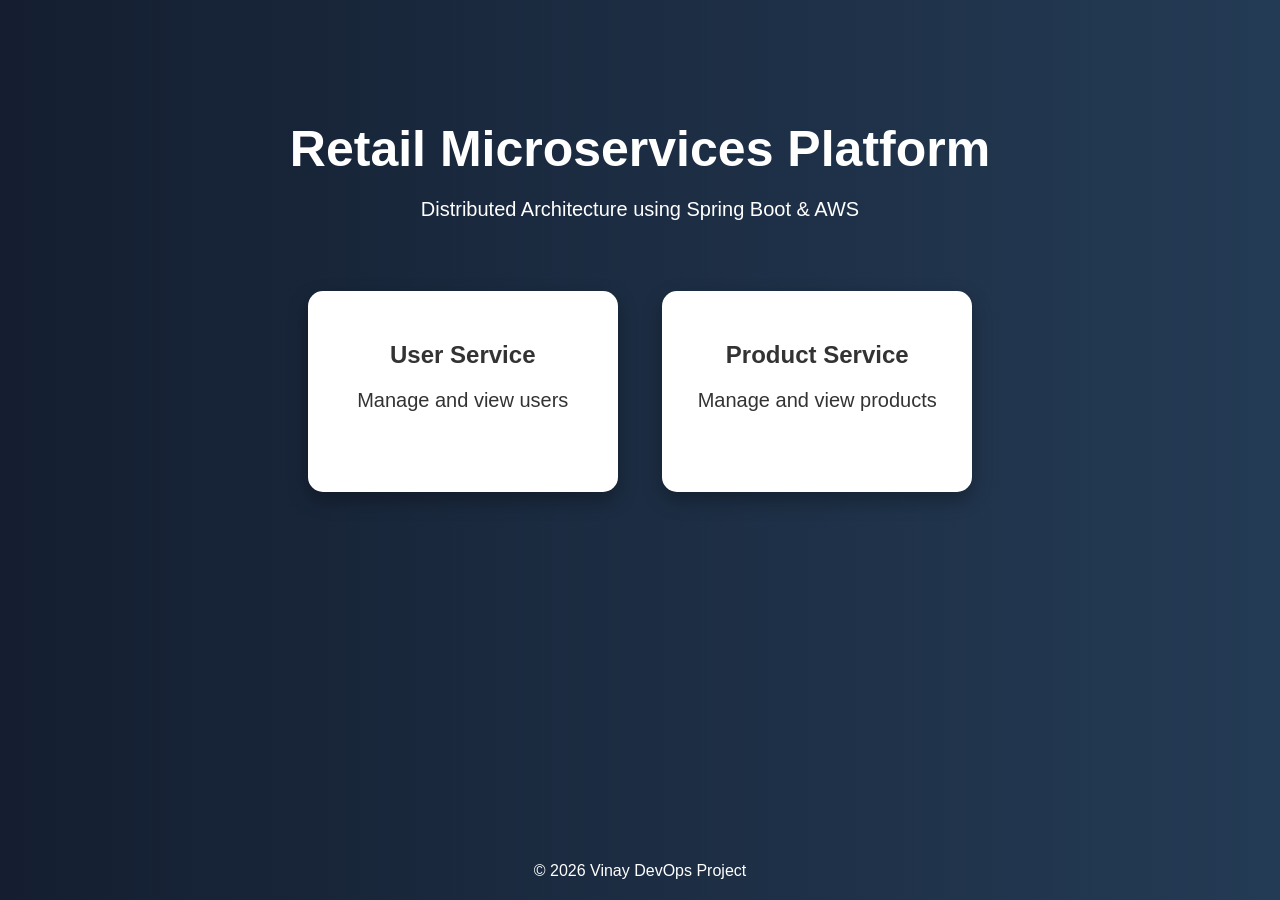
<file: Microservices_App/index.html>
<!DOCTYPE html>
<html>
<head>
    <title>Retail Microservices Platform</title>
    <style>
        body {
            margin: 0;
            font-family: 'Segoe UI', sans-serif;
            background: linear-gradient(to right, #141e30, #243b55);
            color: white;
            text-align: center;
        }

        .container {
            margin-top: 120px;
        }

        h1 {
            font-size: 50px;
            margin-bottom: 20px;
        }

        p {
            font-size: 20px;
            margin-bottom: 50px;
        }

        .card {
            display: inline-block;
            background: white;
            color: #333;
            padding: 30px;
            margin: 20px;
            width: 250px;
            border-radius: 15px;
            text-decoration: none;
            transition: 0.3s;
            box-shadow: 0px 8px 20px rgba(0,0,0,0.3);
        }

        .card:hover {
            transform: translateY(-10px);
            box-shadow: 0px 15px 30px rgba(0,0,0,0.5);
        }

        .card h2 {
            margin-bottom: 15px;
        }

        footer {
            position: fixed;
            bottom: 20px;
            width: 100%;
        }
    </style>
</head>

<body>

<div class="container">
    <h1>Retail Microservices Platform</h1>
    <p>Distributed Architecture using Spring Boot & AWS</p>

    <a href="/users" class="card">
        <h2>User Service</h2>
        <p>Manage and view users</p>
    </a>

    <a href="/products" class="card">
        <h2>Product Service</h2>
        <p>Manage and view products</p>
    </a>
</div>

<footer>
    © 2026 Vinay DevOps Project
</footer>

</body>
</html>

<!-- create this in instance in ubuntu
 use nginx
 update:
 sudo nano /var/www/html/index.html
 with this file and restart nginx
.
  -->
</file>
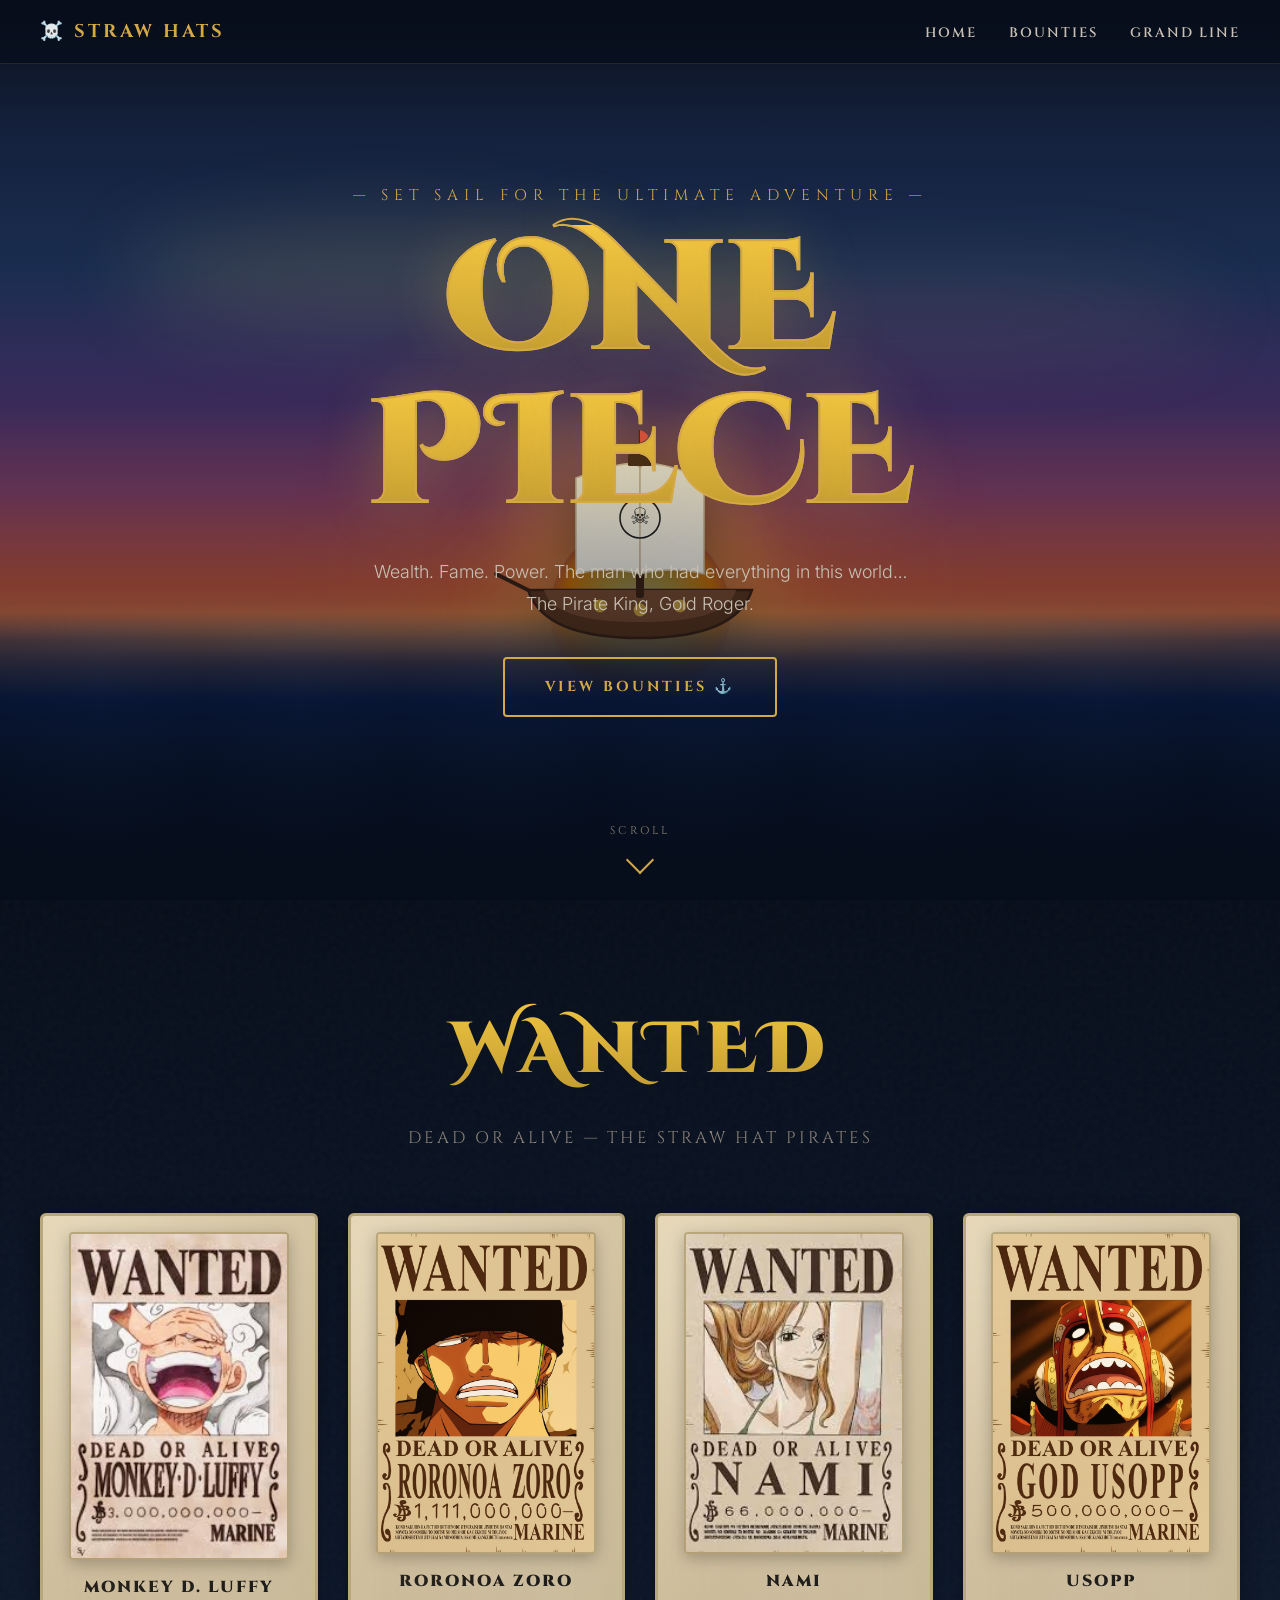
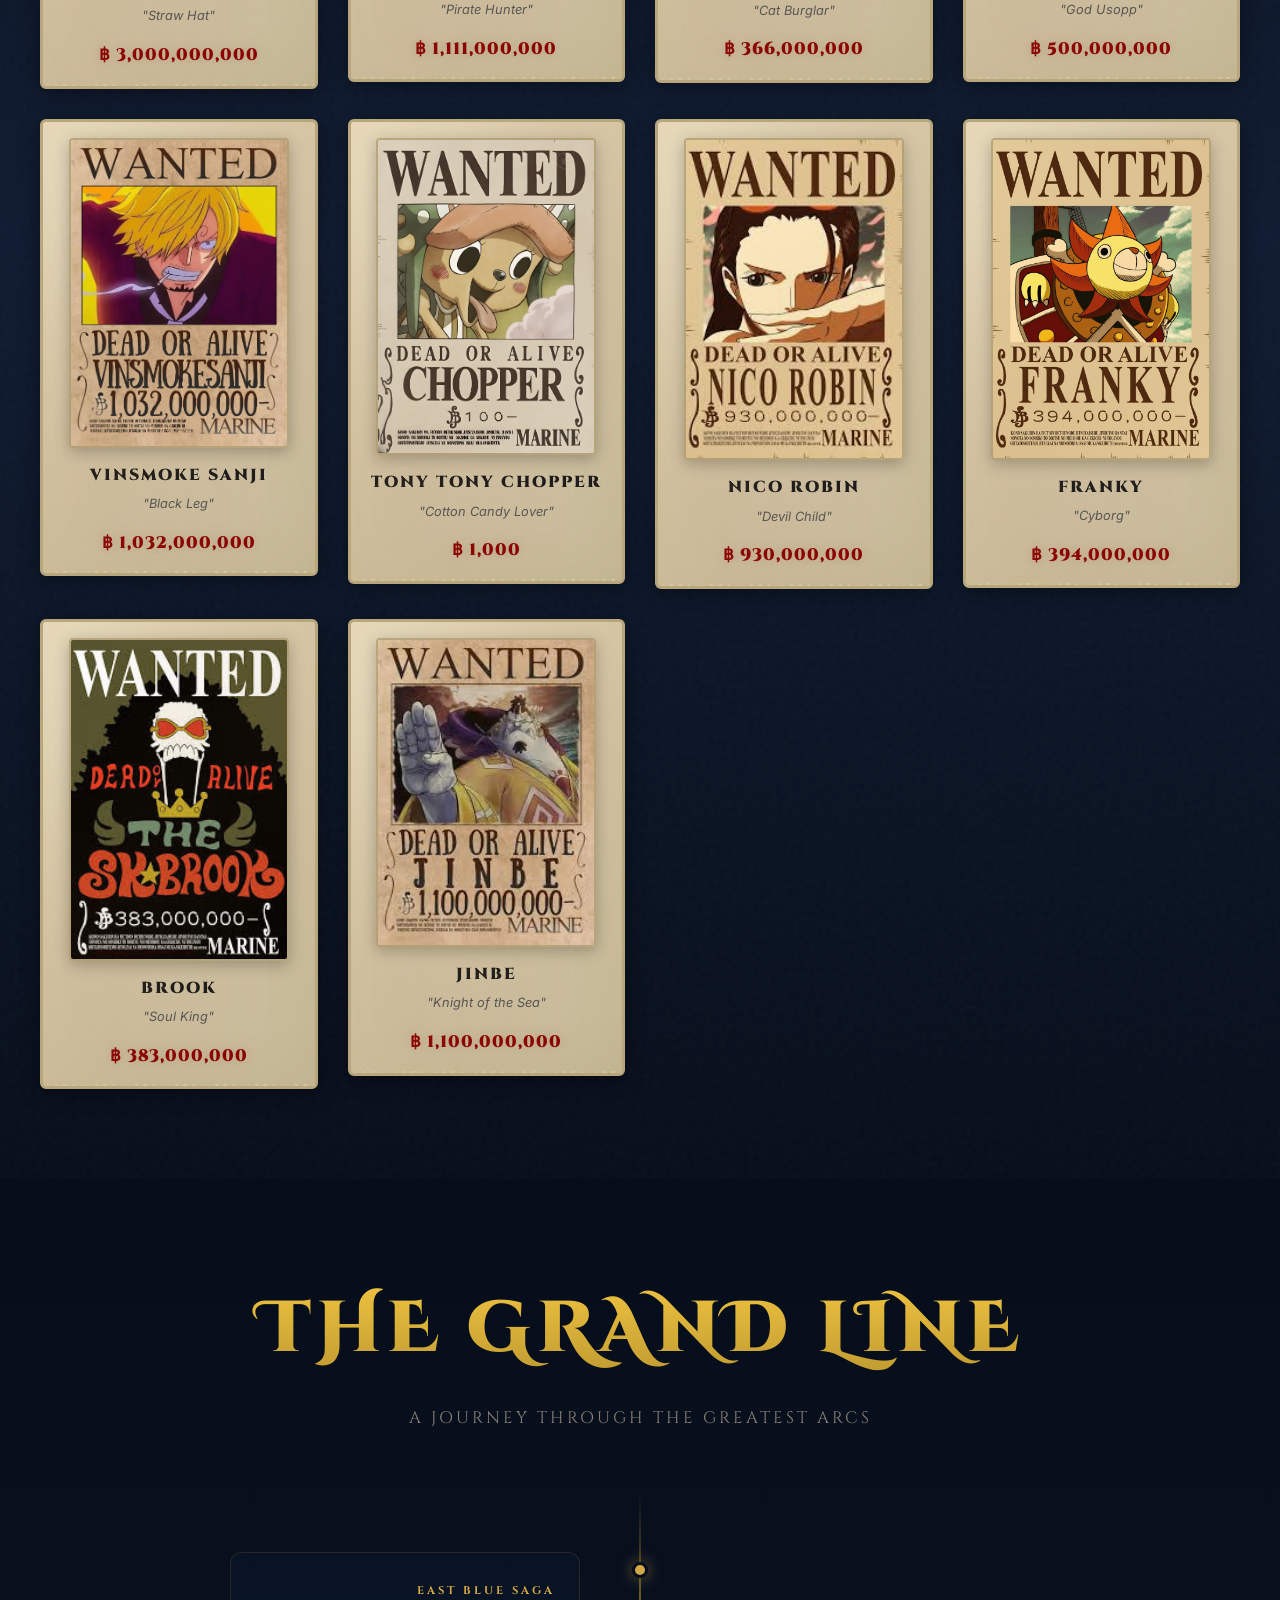
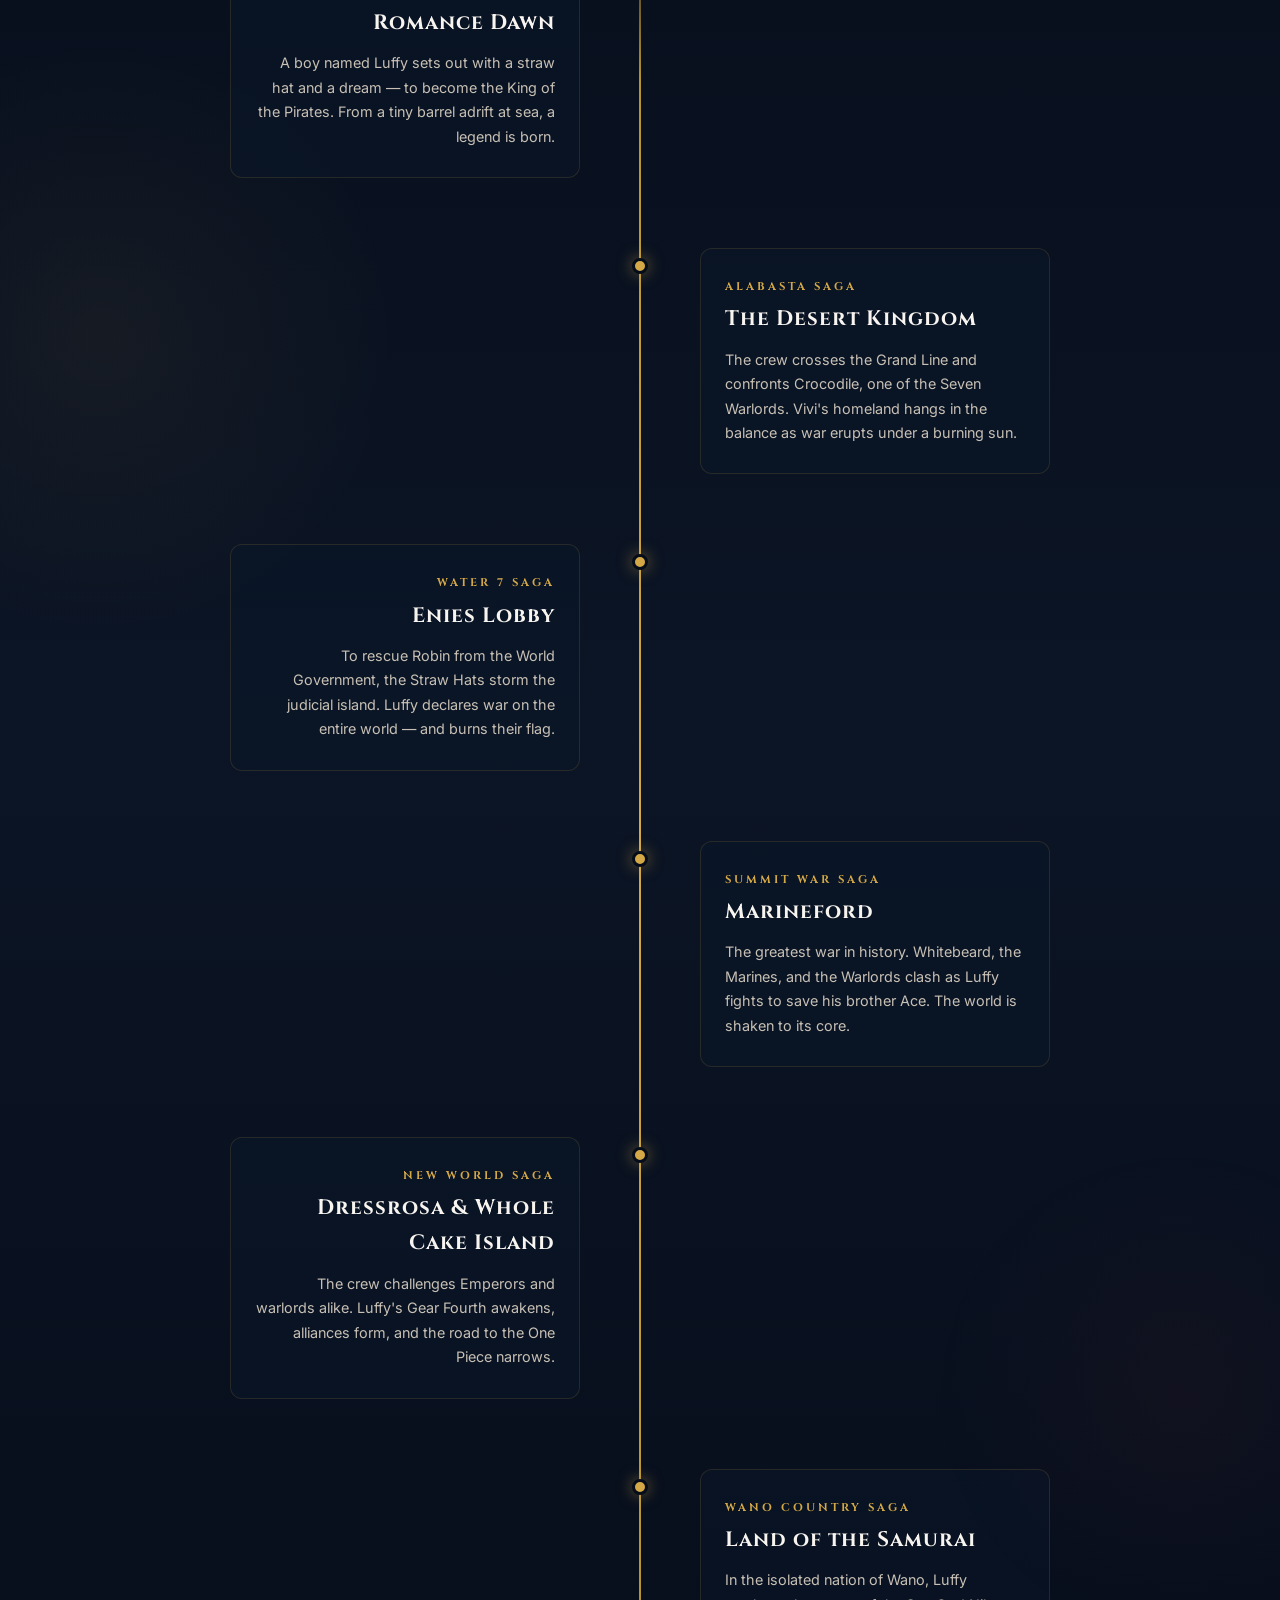
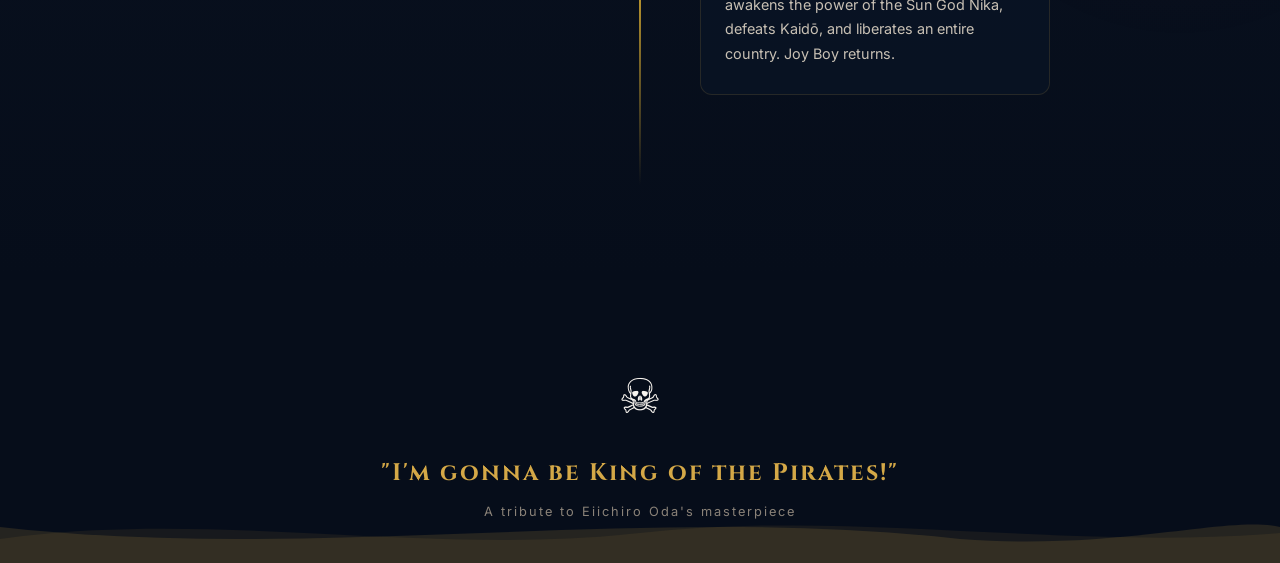
<file: one-piece-journey/index.html>
<!DOCTYPE html>
<html lang="en">

<head>
  <meta charset="UTF-8" />
  <meta name="viewport" content="width=device-width, initial-scale=1.0" />
  <title>One Piece — The Grand Journey</title>
  <meta name="description"
    content="Set sail on an epic animated journey through the world of One Piece. Explore the Straw Hat crew's bounties and relive the Grand Line's greatest arcs." />
  <link rel="preconnect" href="https://fonts.googleapis.com" />
  <link rel="preconnect" href="https://fonts.gstatic.com" crossorigin />
  <link
    href="https://fonts.googleapis.com/css2?family=Cinzel+Decorative:wght@400;700;900&family=Cinzel:wght@400;700;900&family=Inter:wght@300;400;500;600;700&display=swap"
    rel="stylesheet" />
  <link rel="stylesheet" href="style.css" />
</head>

<body>

  <!-- ========== NAVIGATION ========== -->
  <nav id="main-nav" class="glass-nav">
    <div class="nav-brand">☠️ STRAW HATS</div>
    <ul class="nav-links">
      <li><a href="#hero">Home</a></li>
      <li><a href="#bounty-board">Bounties</a></li>
      <li><a href="#grand-line">Grand Line</a></li>
    </ul>
  </nav>

  <!-- ========== HERO SECTION ========== -->
  <section id="hero" class="hero">
    <div class="hero-bg-layers" id="hero-parallax">
      <!-- CSS gradient ocean + sky -->
      <div class="hero-layer hero-sky"></div>
      <div class="hero-layer hero-sun"></div>
      <div class="hero-layer hero-clouds" data-speed="0.02"></div>
      <div class="hero-layer hero-ocean" data-speed="0.04"></div>
      <div class="hero-layer hero-ship" data-speed="0.06">
        <!-- SVG Pirate Ship -->
        <svg class="ship-svg" viewBox="0 0 400 320" fill="none" xmlns="http://www.w3.org/2000/svg">
          <!-- Hull -->
          <path d="M60 220 Q80 280 200 280 Q320 280 340 220 Z" fill="#5c3317" stroke="#3b1f0e" stroke-width="3" />
          <path d="M80 220 Q90 260 200 260 Q310 260 320 220 Z" fill="#7a4a2a" />
          <!-- Mast -->
          <rect x="195" y="60" width="10" height="170" fill="#3b1f0e" rx="3" />
          <!-- Sail -->
          <path d="M120 80 Q200 50 200 70 L200 200 Q160 190 120 200 Z" fill="#f5f0e1" stroke="#c9b896"
            stroke-width="2" />
          <path d="M200 70 Q200 50 280 80 L280 200 Q240 190 200 200 Z" fill="#f5f0e1" stroke="#c9b896"
            stroke-width="2" />
          <!-- Jolly Roger on sail -->
          <circle cx="200" cy="130" r="25" fill="none" stroke="#1a1a1a" stroke-width="2" />
          <text x="200" y="137" text-anchor="middle" font-size="28" fill="#1a1a1a">☠</text>
          <!-- Crow's nest -->
          <rect x="185" y="50" width="30" height="15" fill="#3b1f0e" rx="2" />
          <!-- Flag -->
          <line x1="200" y1="50" x2="200" y2="20" stroke="#3b1f0e" stroke-width="3" />
          <path d="M200 20 Q220 28 200 36 Q220 44 200 50" fill="#e74c3c" />
          <!-- Bowsprit -->
          <line x1="60" y1="220" x2="20" y2="200" stroke="#3b1f0e" stroke-width="5" stroke-linecap="round" />
          <!-- Windows -->
          <circle cx="150" cy="240" r="8" fill="#f5c842" opacity="0.7" />
          <circle cx="200" cy="245" r="8" fill="#f5c842" opacity="0.7" />
          <circle cx="250" cy="240" r="8" fill="#f5c842" opacity="0.7" />
        </svg>
      </div>
      <div class="hero-layer hero-mist"></div>
      <!-- Floating particles -->
      <div class="hero-particles" id="hero-particles"></div>
    </div>

    <div class="hero-content">
      <p class="hero-tagline animate-on-scroll">— Set Sail for the Ultimate Adventure —</p>
      <h1 class="hero-title">
        <span class="title-line animate-on-scroll" data-delay="200">ONE</span>
        <span class="title-line animate-on-scroll" data-delay="400">PIECE</span>
      </h1>
      <p class="hero-subtitle animate-on-scroll" data-delay="600">Wealth. Fame. Power. The man who had everything in
        this world…<br />The Pirate King, Gold Roger.</p>
      <a href="#bounty-board" class="hero-cta animate-on-scroll" data-delay="800">View Bounties ⚓</a>
    </div>

    <div class="scroll-indicator">
      <span>Scroll</span>
      <div class="scroll-arrow"></div>
    </div>
  </section>

  <!-- ========== BOUNTY BOARD ========== -->
  <section id="bounty-board" class="bounty-section">
    <div class="section-header animate-on-scroll">
      <h2 class="section-title">WANTED</h2>
      <p class="section-subtitle">Dead or Alive — The Straw Hat Pirates</p>
    </div>

    <div class="bounty-grid">
      <div class="bounty-card animate-on-scroll" data-delay="0">
        <div class="card-inner">
          <div class="card-avatar">
            <img class="avatar-img" src="characters/luffy.png" alt="Monkey D. Luffy" />
          </div>
          <div class="card-name">MONKEY D. LUFFY</div>
          <div class="card-epithet">"Straw Hat"</div>
          <div class="card-bounty">฿ 3,000,000,000</div>
        </div>
      </div>

      <div class="bounty-card animate-on-scroll" data-delay="80">
        <div class="card-inner">
          <div class="card-avatar">
            <img class="avatar-img" src="characters/zoro.png" alt="Roronoa Zoro" />
          </div>
          <div class="card-name">RORONOA ZORO</div>
          <div class="card-epithet">"Pirate Hunter"</div>
          <div class="card-bounty">฿ 1,111,000,000</div>
        </div>
      </div>

      <div class="bounty-card animate-on-scroll" data-delay="160">
        <div class="card-inner">
          <div class="card-avatar">
            <img class="avatar-img" src="characters/nami.png" alt="Nami" />
          </div>
          <div class="card-name">NAMI</div>
          <div class="card-epithet">"Cat Burglar"</div>
          <div class="card-bounty">฿ 366,000,000</div>
        </div>
      </div>

      <div class="bounty-card animate-on-scroll" data-delay="240">
        <div class="card-inner">
          <div class="card-avatar">
            <img class="avatar-img" src="characters/usopp.png" alt="Usopp" />
          </div>
          <div class="card-name">USOPP</div>
          <div class="card-epithet">"God Usopp"</div>
          <div class="card-bounty">฿ 500,000,000</div>
        </div>
      </div>

      <div class="bounty-card animate-on-scroll" data-delay="320">
        <div class="card-inner">
          <div class="card-avatar">
            <img class="avatar-img" src="characters/sanji.png" alt="Vinsmoke Sanji" />
          </div>
          <div class="card-name">VINSMOKE SANJI</div>
          <div class="card-epithet">"Black Leg"</div>
          <div class="card-bounty">฿ 1,032,000,000</div>
        </div>
      </div>

      <div class="bounty-card animate-on-scroll" data-delay="400">
        <div class="card-inner">
          <div class="card-avatar">
            <img class="avatar-img" src="characters/chopper.png" alt="Tony Tony Chopper" />
          </div>
          <div class="card-name">TONY TONY CHOPPER</div>
          <div class="card-epithet">"Cotton Candy Lover"</div>
          <div class="card-bounty">฿ 1,000</div>
        </div>
      </div>

      <div class="bounty-card animate-on-scroll" data-delay="480">
        <div class="card-inner">
          <div class="card-avatar">
            <img class="avatar-img" src="characters/robin.png" alt="Nico Robin" />
          </div>
          <div class="card-name">NICO ROBIN</div>
          <div class="card-epithet">"Devil Child"</div>
          <div class="card-bounty">฿ 930,000,000</div>
        </div>
      </div>

      <div class="bounty-card animate-on-scroll" data-delay="560">
        <div class="card-inner">
          <div class="card-avatar">
            <img class="avatar-img" src="characters/franky.png" alt="Franky" />
          </div>
          <div class="card-name">FRANKY</div>
          <div class="card-epithet">"Cyborg"</div>
          <div class="card-bounty">฿ 394,000,000</div>
        </div>
      </div>

      <div class="bounty-card animate-on-scroll" data-delay="640">
        <div class="card-inner">
          <div class="card-avatar">
            <img class="avatar-img" src="characters/brook.png" alt="Brook" />
          </div>
          <div class="card-name">BROOK</div>
          <div class="card-epithet">"Soul King"</div>
          <div class="card-bounty">฿ 383,000,000</div>
        </div>
      </div>

      <div class="bounty-card animate-on-scroll" data-delay="720">
        <div class="card-inner">
          <div class="card-avatar">
            <img class="avatar-img" src="characters/jinbe.png" alt="Jinbe" />
          </div>
          <div class="card-name">JINBE</div>
          <div class="card-epithet">"Knight of the Sea"</div>
          <div class="card-bounty">฿ 1,100,000,000</div>
        </div>
      </div>
    </div>
  </section>

  <!-- ========== THE GRAND LINE ========== -->
  <section id="grand-line" class="grandline-section">
    <div class="section-header animate-on-scroll">
      <h2 class="section-title">THE GRAND LINE</h2>
      <p class="section-subtitle">A Journey Through the Greatest Arcs</p>
    </div>

    <div class="timeline">
      <div class="timeline-line"></div>

      <div class="timeline-item left animate-on-scroll">
        <div class="timeline-dot"></div>
        <div class="timeline-card glass-card">
          <span class="timeline-saga">East Blue Saga</span>
          <h3>Romance Dawn</h3>
          <p>A boy named Luffy sets out with a straw hat and a dream — to become the King of the Pirates. From a tiny
            barrel adrift at sea, a legend is born.</p>
        </div>
      </div>

      <div class="timeline-item right animate-on-scroll">
        <div class="timeline-dot"></div>
        <div class="timeline-card glass-card">
          <span class="timeline-saga">Alabasta Saga</span>
          <h3>The Desert Kingdom</h3>
          <p>The crew crosses the Grand Line and confronts Crocodile, one of the Seven Warlords. Vivi's homeland hangs
            in the balance as war erupts under a burning sun.</p>
        </div>
      </div>

      <div class="timeline-item left animate-on-scroll">
        <div class="timeline-dot"></div>
        <div class="timeline-card glass-card">
          <span class="timeline-saga">Water 7 Saga</span>
          <h3>Enies Lobby</h3>
          <p>To rescue Robin from the World Government, the Straw Hats storm the judicial island. Luffy declares war on
            the entire world — and burns their flag.</p>
        </div>
      </div>

      <div class="timeline-item right animate-on-scroll">
        <div class="timeline-dot"></div>
        <div class="timeline-card glass-card">
          <span class="timeline-saga">Summit War Saga</span>
          <h3>Marineford</h3>
          <p>The greatest war in history. Whitebeard, the Marines, and the Warlords clash as Luffy fights to save his
            brother Ace. The world is shaken to its core.</p>
        </div>
      </div>

      <div class="timeline-item left animate-on-scroll">
        <div class="timeline-dot"></div>
        <div class="timeline-card glass-card">
          <span class="timeline-saga">New World Saga</span>
          <h3>Dressrosa & Whole Cake Island</h3>
          <p>The crew challenges Emperors and warlords alike. Luffy's Gear Fourth awakens, alliances form, and the road
            to the One Piece narrows.</p>
        </div>
      </div>

      <div class="timeline-item right animate-on-scroll">
        <div class="timeline-dot"></div>
        <div class="timeline-card glass-card">
          <span class="timeline-saga">Wano Country Saga</span>
          <h3>Land of the Samurai</h3>
          <p>In the isolated nation of Wano, Luffy awakens the power of the Sun God Nika, defeats Kaidō, and liberates
            an entire country. Joy Boy returns.</p>
        </div>
      </div>
    </div>
  </section>

  <!-- ========== FOOTER ========== -->
  <footer class="site-footer">
    <div class="footer-jolly-roger">☠️</div>
    <p class="footer-quote">"I'm gonna be King of the Pirates!"</p>
    <p class="footer-credit">A tribute to Eiichiro Oda's masterpiece</p>
    <div class="footer-waves">
      <svg viewBox="0 0 1440 100" preserveAspectRatio="none">
        <path d="M0,40 C360,100 720,0 1080,60 C1260,80 1380,20 1440,40 L1440,100 L0,100 Z"
          fill="rgba(212, 168, 71, 0.15)" />
        <path d="M0,60 C240,10 480,90 720,50 C960,10 1200,80 1440,50 L1440,100 L0,100 Z"
          fill="rgba(212, 168, 71, 0.08)" />
      </svg>
    </div>
  </footer>

  <script src="script.js"></script>
</body>

</html>
</file>
<file: one-piece-journey/style.css>
/* ============================================
   ONE PIECE — THE GRAND JOURNEY
   Premium Design System & Styles
   ============================================ */

/* ---------- Design Tokens ---------- */
:root {
  /* Ocean palette */
  --ocean-abyss: #060d1a;
  --ocean-deep: #0a1628;
  --ocean-mid: #11213d;
  --ocean-surface: #1a2d50;
  --ocean-light: #2a4a7f;

  /* Accent colors */
  --gold-dark: #b8942e;
  --gold: #d4a847;
  --gold-bright: #f5c842;
  --gold-glow: #ffe066;
  --crimson: #c0392b;
  --crimson-bright: #e74c3c;
  --blood-red: #8b0000;

  /* Parchment */
  --parchment: #f5e6c8;
  --parchment-dark: #d4c5a0;
  --parchment-shadow: #b8a67d;

  /* Neutrals */
  --white: #f8f4ef;
  --text-light: #c8c0b4;
  --text-muted: #8a8278;

  /* Typography */
  --font-display: 'Cinzel Decorative', 'Cinzel', serif;
  --font-heading: 'Cinzel', serif;
  --font-body: 'Inter', system-ui, sans-serif;

  /* Spacing */
  --section-pad: clamp(60px, 10vh, 120px);

  /* Glass */
  --glass-bg: rgba(10, 22, 40, 0.55);
  --glass-border: rgba(212, 168, 71, 0.15);
  --glass-blur: 18px;
}

/* ---------- Reset & Base ---------- */
*,
*::before,
*::after {
  margin: 0;
  padding: 0;
  box-sizing: border-box;
}

html {
  scroll-behavior: smooth;
  overflow-x: hidden;
}

body {
  font-family: var(--font-body);
  background: var(--ocean-abyss);
  color: var(--white);
  line-height: 1.7;
  -webkit-font-smoothing: antialiased;
}

a {
  color: var(--gold);
  text-decoration: none;
  transition: color 0.3s;
}

a:hover {
  color: var(--gold-bright);
}

::selection {
  background: var(--gold);
  color: var(--ocean-abyss);
}

/* ---------- Glass Nav ---------- */
.glass-nav {
  position: fixed;
  top: 0;
  left: 0;
  width: 100%;
  z-index: 1000;
  display: flex;
  align-items: center;
  justify-content: space-between;
  padding: 16px 40px;
  background: rgba(6, 13, 26, 0.6);
  backdrop-filter: blur(var(--glass-blur));
  -webkit-backdrop-filter: blur(var(--glass-blur));
  border-bottom: 1px solid var(--glass-border);
  transition: background 0.4s, padding 0.4s;
}

.glass-nav.scrolled {
  background: rgba(6, 13, 26, 0.92);
  padding: 10px 40px;
}

.nav-brand {
  font-family: var(--font-heading);
  font-size: 1.15rem;
  font-weight: 700;
  letter-spacing: 3px;
  color: var(--gold);
}

.nav-links {
  list-style: none;
  display: flex;
  gap: 32px;
}

.nav-links a {
  font-family: var(--font-heading);
  font-size: 0.85rem;
  font-weight: 600;
  letter-spacing: 2px;
  text-transform: uppercase;
  color: var(--text-light);
  position: relative;
  padding-bottom: 4px;
}

.nav-links a::after {
  content: '';
  position: absolute;
  bottom: 0;
  left: 0;
  width: 0%;
  height: 2px;
  background: var(--gold);
  transition: width 0.3s ease;
}

.nav-links a:hover {
  color: var(--gold);
}

.nav-links a:hover::after {
  width: 100%;
}

/* ---------- HERO SECTION ---------- */
.hero {
  position: relative;
  width: 100%;
  height: 100vh;
  min-height: 600px;
  overflow: hidden;
  display: flex;
  align-items: center;
  justify-content: center;
}

.hero-bg-layers {
  position: absolute;
  inset: 0;
  z-index: 0;
}

.hero-layer {
  position: absolute;
  inset: 0;
  transition: transform 0.1s ease-out;
}

/* Sky gradient */
.hero-sky {
  background: linear-gradient(180deg,
      #0b0f1a 0%,
      #14213d 15%,
      #1a2d50 30%,
      #3d2c5e 45%,
      #7a3b5e 55%,
      #c0543a 65%,
      #e8844a 73%,
      #f5b74e 80%,
      #fcd462 87%,
      #ffe88a 95%);
}

/* Sun orb */
.hero-sun {
  background: none;
}

.hero-sun::before {
  content: '';
  position: absolute;
  bottom: 22%;
  left: 50%;
  transform: translateX(-50%);
  width: 180px;
  height: 180px;
  border-radius: 50%;
  background: radial-gradient(circle, #fff8e1 0%, #ffd54f 30%, #ff8a00 60%, transparent 75%);
  box-shadow:
    0 0 80px 40px rgba(255, 183, 77, 0.5),
    0 0 200px 100px rgba(255, 138, 0, 0.2);
  animation: sunPulse 6s ease-in-out infinite;
}

@keyframes sunPulse {

  0%,
  100% {
    transform: translateX(-50%) scale(1);
    opacity: 1;
  }

  50% {
    transform: translateX(-50%) scale(1.05);
    opacity: 0.9;
  }
}

/* Clouds */
.hero-clouds {
  background: none;
}

.hero-clouds::before,
.hero-clouds::after {
  content: '';
  position: absolute;
  border-radius: 50%;
  filter: blur(40px);
  animation: cloudDrift 30s ease-in-out infinite;
}

.hero-clouds::before {
  width: 500px;
  height: 100px;
  background: rgba(255, 200, 100, 0.15);
  top: 25%;
  left: 10%;
}

.hero-clouds::after {
  width: 600px;
  height: 80px;
  background: rgba(200, 150, 100, 0.12);
  top: 30%;
  right: 5%;
  animation-delay: -15s;
}

@keyframes cloudDrift {

  0%,
  100% {
    transform: translateX(0);
  }

  50% {
    transform: translateX(60px);
  }
}

/* Ocean  */
.hero-ocean {
  top: 68%;
  background: linear-gradient(180deg,
      transparent 0%,
      rgba(10, 30, 80, 0.6) 10%,
      #0a1e50 30%,
      #081838 60%,
      #060d1a 100%);
}

.hero-ocean::before {
  content: '';
  position: absolute;
  top: 0;
  left: -10%;
  width: 120%;
  height: 40px;
  background: linear-gradient(90deg,
      transparent, rgba(255, 200, 100, 0.2), rgba(255, 180, 80, 0.3),
      rgba(255, 200, 100, 0.2), transparent);
  filter: blur(8px);
  animation: waveShimmer 8s ease-in-out infinite;
}

.hero-ocean::after {
  content: '';
  position: absolute;
  top: 10px;
  left: 0;
  width: 200%;
  height: 100%;
  background: repeating-linear-gradient(90deg,
      transparent,
      rgba(100, 160, 255, 0.04) 100px,
      transparent 200px);
  animation: oceanMove 20s linear infinite;
}

@keyframes waveShimmer {

  0%,
  100% {
    transform: scaleX(1);
    opacity: 0.6;
  }

  50% {
    transform: scaleX(1.1);
    opacity: 1;
  }
}

@keyframes oceanMove {
  0% {
    transform: translateX(0);
  }

  100% {
    transform: translateX(-50%);
  }
}

/* Ship */
.hero-ship {
  display: flex;
  align-items: flex-end;
  justify-content: center;
  padding-bottom: 18%;
}

.ship-svg {
  width: clamp(200px, 25vw, 380px);
  filter: drop-shadow(0 10px 30px rgba(0, 0, 0, 0.5));
  animation: shipBob 6s ease-in-out infinite;
}

@keyframes shipBob {

  0%,
  100% {
    transform: translateY(0) rotate(-1deg);
  }

  50% {
    transform: translateY(-12px) rotate(1deg);
  }
}

/* Mist overlay */
.hero-mist {
  background: linear-gradient(0deg,
      rgba(6, 13, 26, 0.95) 0%,
      rgba(6, 13, 26, 0.4) 30%,
      transparent 60%);
  pointer-events: none;
}

/* Floating particles */
.hero-particles {
  position: absolute;
  inset: 0;
  pointer-events: none;
}

.particle {
  position: absolute;
  width: 3px;
  height: 3px;
  background: var(--gold-bright);
  border-radius: 50%;
  opacity: 0;
  animation: particleFloat linear infinite;
}

@keyframes particleFloat {
  0% {
    opacity: 0;
    transform: translateY(0) scale(0.5);
  }

  10% {
    opacity: 0.8;
  }

  90% {
    opacity: 0.2;
  }

  100% {
    opacity: 0;
    transform: translateY(-60vh) scale(0);
  }
}

/* Hero Content */
.hero-content {
  position: relative;
  z-index: 10;
  text-align: center;
  padding: 0 20px;
}

.hero-tagline {
  font-family: var(--font-heading);
  font-size: clamp(0.75rem, 1.2vw, 1rem);
  letter-spacing: 6px;
  color: var(--gold);
  text-transform: uppercase;
  margin-bottom: 16px;
  opacity: 0;
}

.hero-title {
  font-family: var(--font-display);
  line-height: 1;
  margin-bottom: 24px;
}

.title-line {
  display: block;
  font-size: clamp(4rem, 12vw, 10rem);
  font-weight: 900;
  color: transparent;
  -webkit-text-stroke: 2px var(--gold);
  background: linear-gradient(180deg, var(--gold-bright), var(--gold-dark));
  -webkit-background-clip: text;
  background-clip: text;
  text-shadow: 0 0 60px rgba(245, 200, 66, 0.3);
  opacity: 0;
  filter: blur(8px);
  transform: translateY(40px);
  transition: all 0.8s cubic-bezier(0.16, 1, 0.3, 1);
}

.title-line.visible {
  opacity: 1;
  filter: blur(0);
  transform: translateY(0);
}

.hero-subtitle {
  font-family: var(--font-body);
  font-size: clamp(0.9rem, 1.4vw, 1.15rem);
  color: var(--text-light);
  max-width: 600px;
  margin: 0 auto 36px;
  font-weight: 300;
  line-height: 1.8;
  opacity: 0;
  transform: translateY(20px);
  transition: all 0.8s cubic-bezier(0.16, 1, 0.3, 1);
}

.hero-subtitle.visible {
  opacity: 1;
  transform: translateY(0);
}

.hero-cta {
  display: inline-block;
  font-family: var(--font-heading);
  font-size: 0.9rem;
  font-weight: 700;
  letter-spacing: 3px;
  text-transform: uppercase;
  padding: 16px 40px;
  border: 2px solid var(--gold);
  color: var(--gold);
  border-radius: 4px;
  transition: all 0.4s ease;
  opacity: 0;
  transform: translateY(20px);
}

.hero-cta.visible {
  opacity: 1;
  transform: translateY(0);
}

.hero-cta:hover {
  background: var(--gold);
  color: var(--ocean-abyss);
  box-shadow: 0 0 30px rgba(212, 168, 71, 0.4);
}

/* Scroll indicator */
.scroll-indicator {
  position: absolute;
  bottom: 30px;
  left: 50%;
  transform: translateX(-50%);
  z-index: 10;
  text-align: center;
  animation: fadeInUp 1s ease 2s both;
}

.scroll-indicator span {
  font-family: var(--font-heading);
  font-size: 0.7rem;
  letter-spacing: 3px;
  text-transform: uppercase;
  color: var(--text-muted);
}

.scroll-arrow {
  width: 20px;
  height: 20px;
  margin: 8px auto 0;
  border-right: 2px solid var(--gold);
  border-bottom: 2px solid var(--gold);
  transform: rotate(45deg);
  animation: scrollBounce 2s ease-in-out infinite;
}

@keyframes scrollBounce {

  0%,
  100% {
    transform: rotate(45deg) translate(0, 0);
    opacity: 0.4;
  }

  50% {
    transform: rotate(45deg) translate(5px, 5px);
    opacity: 1;
  }
}

@keyframes fadeInUp {
  from {
    opacity: 0;
    transform: translateX(-50%) translateY(20px);
  }

  to {
    opacity: 1;
    transform: translateX(-50%) translateY(0);
  }
}

/* ---------- SECTION SHARED ---------- */
.section-header {
  text-align: center;
  margin-bottom: 60px;
}

.section-title {
  font-family: var(--font-display);
  font-size: clamp(2.5rem, 6vw, 4.5rem);
  font-weight: 900;
  letter-spacing: 6px;
  background: linear-gradient(180deg, var(--gold-bright), var(--gold-dark));
  -webkit-background-clip: text;
  background-clip: text;
  color: transparent;
  margin-bottom: 12px;
}

.section-subtitle {
  font-family: var(--font-heading);
  font-size: clamp(0.85rem, 1.3vw, 1.05rem);
  color: var(--text-muted);
  letter-spacing: 3px;
  text-transform: uppercase;
}

/* ---------- BOUNTY BOARD ---------- */
.bounty-section {
  padding: var(--section-pad) 40px;
  background: linear-gradient(180deg, var(--ocean-abyss) 0%, #0e1a30 50%, var(--ocean-abyss) 100%);
  position: relative;
}

/* Noise overlay */
.bounty-section::before {
  content: '';
  position: absolute;
  inset: 0;
  background: url("data:image/svg+xml,%3Csvg viewBox='0 0 256 256' xmlns='http://www.w3.org/2000/svg'%3E%3Cfilter id='noise'%3E%3CfeTurbulence type='fractalNoise' baseFrequency='0.9' numOctaves='4' stitchTiles='stitch'/%3E%3C/filter%3E%3Crect width='100%25' height='100%25' filter='url(%23noise)' opacity='0.03'/%3E%3C/svg%3E");
  pointer-events: none;
}

.bounty-grid {
  display: grid;
  grid-template-columns: repeat(auto-fill, minmax(260px, 1fr));
  gap: 30px;
  max-width: 1400px;
  margin: 0 auto;
  perspective: 1200px;
}

/* ---------- Bounty Card ---------- */
.bounty-card {
  perspective: 800px;
  cursor: pointer;
}

.card-inner {
  position: relative;
  background:
    linear-gradient(135deg, rgba(245, 230, 200, 0.95), rgba(212, 197, 160, 0.92));
  border-radius: 6px;
  padding: 16px 14px;
  text-align: center;
  transform-style: preserve-3d;
  transition: transform 0.15s ease-out, box-shadow 0.3s ease;
  border: 3px solid var(--parchment-shadow);
  box-shadow:
    0 4px 20px rgba(0, 0, 0, 0.4),
    inset 0 0 60px rgba(184, 148, 46, 0.08);
  overflow: hidden;
}

/* Parchment texture overlay */
.card-inner::before {
  content: '';
  position: absolute;
  inset: 0;
  background:
    radial-gradient(ellipse at 20% 80%, rgba(139, 90, 43, 0.1) 0%, transparent 60%),
    radial-gradient(ellipse at 80% 20%, rgba(139, 90, 43, 0.08) 0%, transparent 60%);
  pointer-events: none;
}

/* Torn edge effect */
.card-inner::after {
  content: '';
  position: absolute;
  bottom: -2px;
  left: 0;
  width: 100%;
  height: 8px;
  background: repeating-linear-gradient(90deg,
      transparent,
      transparent 4px,
      var(--parchment-dark) 4px,
      var(--parchment-dark) 8px);
  mask: url("data:image/svg+xml,%3Csvg viewBox='0 0 100 10' xmlns='http://www.w3.org/2000/svg'%3E%3Cpath d='M0 5 Q5 0 10 5 Q15 10 20 5 Q25 0 30 5 Q35 10 40 5 Q45 0 50 5 Q55 10 60 5 Q65 0 70 5 Q75 10 80 5 Q85 0 90 5 Q95 10 100 5 V10 H0Z' fill='white'/%3E%3C/svg%3E");
  -webkit-mask: url("data:image/svg+xml,%3Csvg viewBox='0 0 100 10' xmlns='http://www.w3.org/2000/svg'%3E%3Cpath d='M0 5 Q5 0 10 5 Q15 10 20 5 Q25 0 30 5 Q35 10 40 5 Q45 0 50 5 Q55 10 60 5 Q65 0 70 5 Q75 10 80 5 Q85 0 90 5 Q95 10 100 5 V10 H0Z' fill='white'/%3E%3C/svg%3E");
  mask-size: 50px 10px;
  -webkit-mask-size: 50px 10px;
}

.bounty-card:hover .card-inner {
  box-shadow:
    0 20px 50px rgba(0, 0, 0, 0.5),
    0 0 40px rgba(212, 168, 71, 0.15);
}

.card-avatar {
  display: flex;
  justify-content: center;
  margin-bottom: 14px;
}

.avatar-img {
  width: 100%;
  max-width: 220px;
  height: auto;
  border-radius: 4px;
  border: 2px solid var(--parchment-shadow);
  box-shadow: 0 4px 15px rgba(0, 0, 0, 0.25);
  transition: transform 0.3s ease, box-shadow 0.3s ease;
}

.bounty-card:hover .avatar-img {
  transform: scale(1.03);
  box-shadow: 0 6px 20px rgba(0, 0, 0, 0.35);
}

.card-name {
  font-family: var(--font-heading);
  font-size: 1rem;
  font-weight: 900;
  color: #1a1a1a;
  letter-spacing: 2px;
  margin-bottom: 4px;
}

.card-epithet {
  font-family: var(--font-body);
  font-size: 0.8rem;
  color: #555;
  font-style: italic;
  margin-bottom: 14px;
}

.card-bounty {
  font-family: var(--font-heading);
  font-size: 1.05rem;
  font-weight: 900;
  color: var(--blood-red);
  letter-spacing: 1px;
  text-shadow: 0 0 10px rgba(139, 0, 0, 0.15);
}

/* ---------- GRAND LINE TIMELINE ---------- */
.grandline-section {
  padding: var(--section-pad) 40px;
  background: linear-gradient(180deg, var(--ocean-abyss) 0%, #0c1525 50%, var(--ocean-abyss) 100%);
  position: relative;
  overflow: hidden;
}

/* Ambient background glow */
.grandline-section::before {
  content: '';
  position: absolute;
  width: 600px;
  height: 600px;
  border-radius: 50%;
  background: radial-gradient(circle, rgba(212, 168, 71, 0.06) 0%, transparent 70%);
  top: 20%;
  left: -200px;
  animation: ambientGlow 12s ease-in-out infinite alternate;
}

.grandline-section::after {
  content: '';
  position: absolute;
  width: 500px;
  height: 500px;
  border-radius: 50%;
  background: radial-gradient(circle, rgba(192, 57, 43, 0.05) 0%, transparent 70%);
  bottom: 10%;
  right: -150px;
  animation: ambientGlow 15s ease-in-out infinite alternate-reverse;
}

@keyframes ambientGlow {
  0% {
    transform: scale(1);
    opacity: 0.6;
  }

  100% {
    transform: scale(1.3);
    opacity: 1;
  }
}

.timeline {
  position: relative;
  max-width: 900px;
  margin: 0 auto;
  padding: 40px 0;
}

.timeline-line {
  position: absolute;
  top: 0;
  bottom: 0;
  left: 50%;
  width: 2px;
  background: linear-gradient(180deg,
      transparent 0%,
      var(--gold-dark) 10%,
      var(--gold) 50%,
      var(--gold-dark) 90%,
      transparent 100%);
  transform: translateX(-50%);
}

.timeline-item {
  position: relative;
  width: 50%;
  padding: 20px 40px;
  margin-bottom: 30px;
}

.timeline-item.left {
  left: 0;
  text-align: right;
  padding-right: 60px;
}

.timeline-item.right {
  left: 50%;
  text-align: left;
  padding-left: 60px;
}

.timeline-dot {
  position: absolute;
  top: 30px;
  width: 16px;
  height: 16px;
  border-radius: 50%;
  background: var(--gold);
  border: 3px solid var(--ocean-abyss);
  box-shadow: 0 0 15px rgba(212, 168, 71, 0.5);
  z-index: 2;
}

.timeline-item.left .timeline-dot {
  right: -8px;
}

.timeline-item.right .timeline-dot {
  left: -8px;
}

.timeline-card.glass-card {
  background: var(--glass-bg);
  border: 1px solid var(--glass-border);
  border-radius: 12px;
  padding: 28px 24px;
  backdrop-filter: blur(var(--glass-blur));
  -webkit-backdrop-filter: blur(var(--glass-blur));
  transition: transform 0.4s ease, box-shadow 0.4s ease, border-color 0.4s ease;
}

.timeline-card.glass-card:hover {
  transform: translateY(-4px);
  border-color: rgba(212, 168, 71, 0.35);
  box-shadow: 0 16px 40px rgba(0, 0, 0, 0.3), 0 0 30px rgba(212, 168, 71, 0.08);
}

.timeline-saga {
  font-family: var(--font-heading);
  font-size: 0.7rem;
  font-weight: 700;
  letter-spacing: 3px;
  text-transform: uppercase;
  color: var(--gold);
  margin-bottom: 6px;
  display: block;
}

.timeline-card h3 {
  font-family: var(--font-heading);
  font-size: 1.3rem;
  font-weight: 700;
  color: var(--white);
  margin-bottom: 10px;
  letter-spacing: 1px;
}

.timeline-card p {
  font-size: 0.9rem;
  color: var(--text-light);
  line-height: 1.7;
}

/* ---------- FOOTER ---------- */
.site-footer {
  position: relative;
  text-align: center;
  padding: 80px 40px 40px;
  background: var(--ocean-abyss);
  overflow: hidden;
}

.footer-jolly-roger {
  font-size: 3rem;
  margin-bottom: 16px;
  animation: skullFloat 4s ease-in-out infinite;
}

@keyframes skullFloat {

  0%,
  100% {
    transform: translateY(0);
  }

  50% {
    transform: translateY(-8px);
  }
}

.footer-quote {
  font-family: var(--font-heading);
  font-size: clamp(1.1rem, 2vw, 1.5rem);
  font-weight: 700;
  color: var(--gold);
  letter-spacing: 2px;
  margin-bottom: 8px;
}

.footer-credit {
  font-size: 0.8rem;
  color: var(--text-muted);
  letter-spacing: 2px;
}

.footer-waves {
  position: absolute;
  bottom: 0;
  left: 0;
  width: 100%;
  pointer-events: none;
}

.footer-waves svg {
  display: block;
  width: 100%;
  height: 60px;
}

/* ---------- SCROLL ANIMATIONS ---------- */
.animate-on-scroll {
  opacity: 0;
  transform: translateY(40px);
  transition: opacity 0.7s cubic-bezier(0.16, 1, 0.3, 1),
    transform 0.7s cubic-bezier(0.16, 1, 0.3, 1),
    filter 0.7s cubic-bezier(0.16, 1, 0.3, 1);
  filter: blur(4px);
}

.animate-on-scroll.visible {
  opacity: 1;
  transform: translateY(0);
  filter: blur(0);
}

/* Timeline-specific entrance animations */
.timeline-item.left.animate-on-scroll {
  transform: translateX(-60px);
}

.timeline-item.right.animate-on-scroll {
  transform: translateX(60px);
}

.timeline-item.left.animate-on-scroll.visible,
.timeline-item.right.animate-on-scroll.visible {
  transform: translateX(0);
}

/* ---------- RESPONSIVE ---------- */
@media (max-width: 768px) {
  .glass-nav {
    padding: 12px 20px;
  }

  .nav-links {
    gap: 16px;
  }

  .nav-links a {
    font-size: 0.7rem;
    letter-spacing: 1px;
  }

  .bounty-grid {
    grid-template-columns: repeat(auto-fill, minmax(220px, 1fr));
    gap: 20px;
  }

  .timeline-line {
    left: 20px;
  }

  .timeline-item,
  .timeline-item.left,
  .timeline-item.right {
    width: 100%;
    left: 0;
    text-align: left;
    padding-left: 50px;
    padding-right: 20px;
  }

  .timeline-item.left .timeline-dot,
  .timeline-item.right .timeline-dot {
    left: 12px;
    right: auto;
  }

  .hero-cta {
    padding: 14px 28px;
    font-size: 0.8rem;
  }
}

@media (max-width: 480px) {
  .bounty-grid {
    grid-template-columns: 1fr;
  }

  .nav-brand {
    font-size: 0.9rem;
  }

  .nav-links {
    gap: 10px;
  }

  .nav-links a {
    font-size: 0.65rem;
  }
}
</file>
